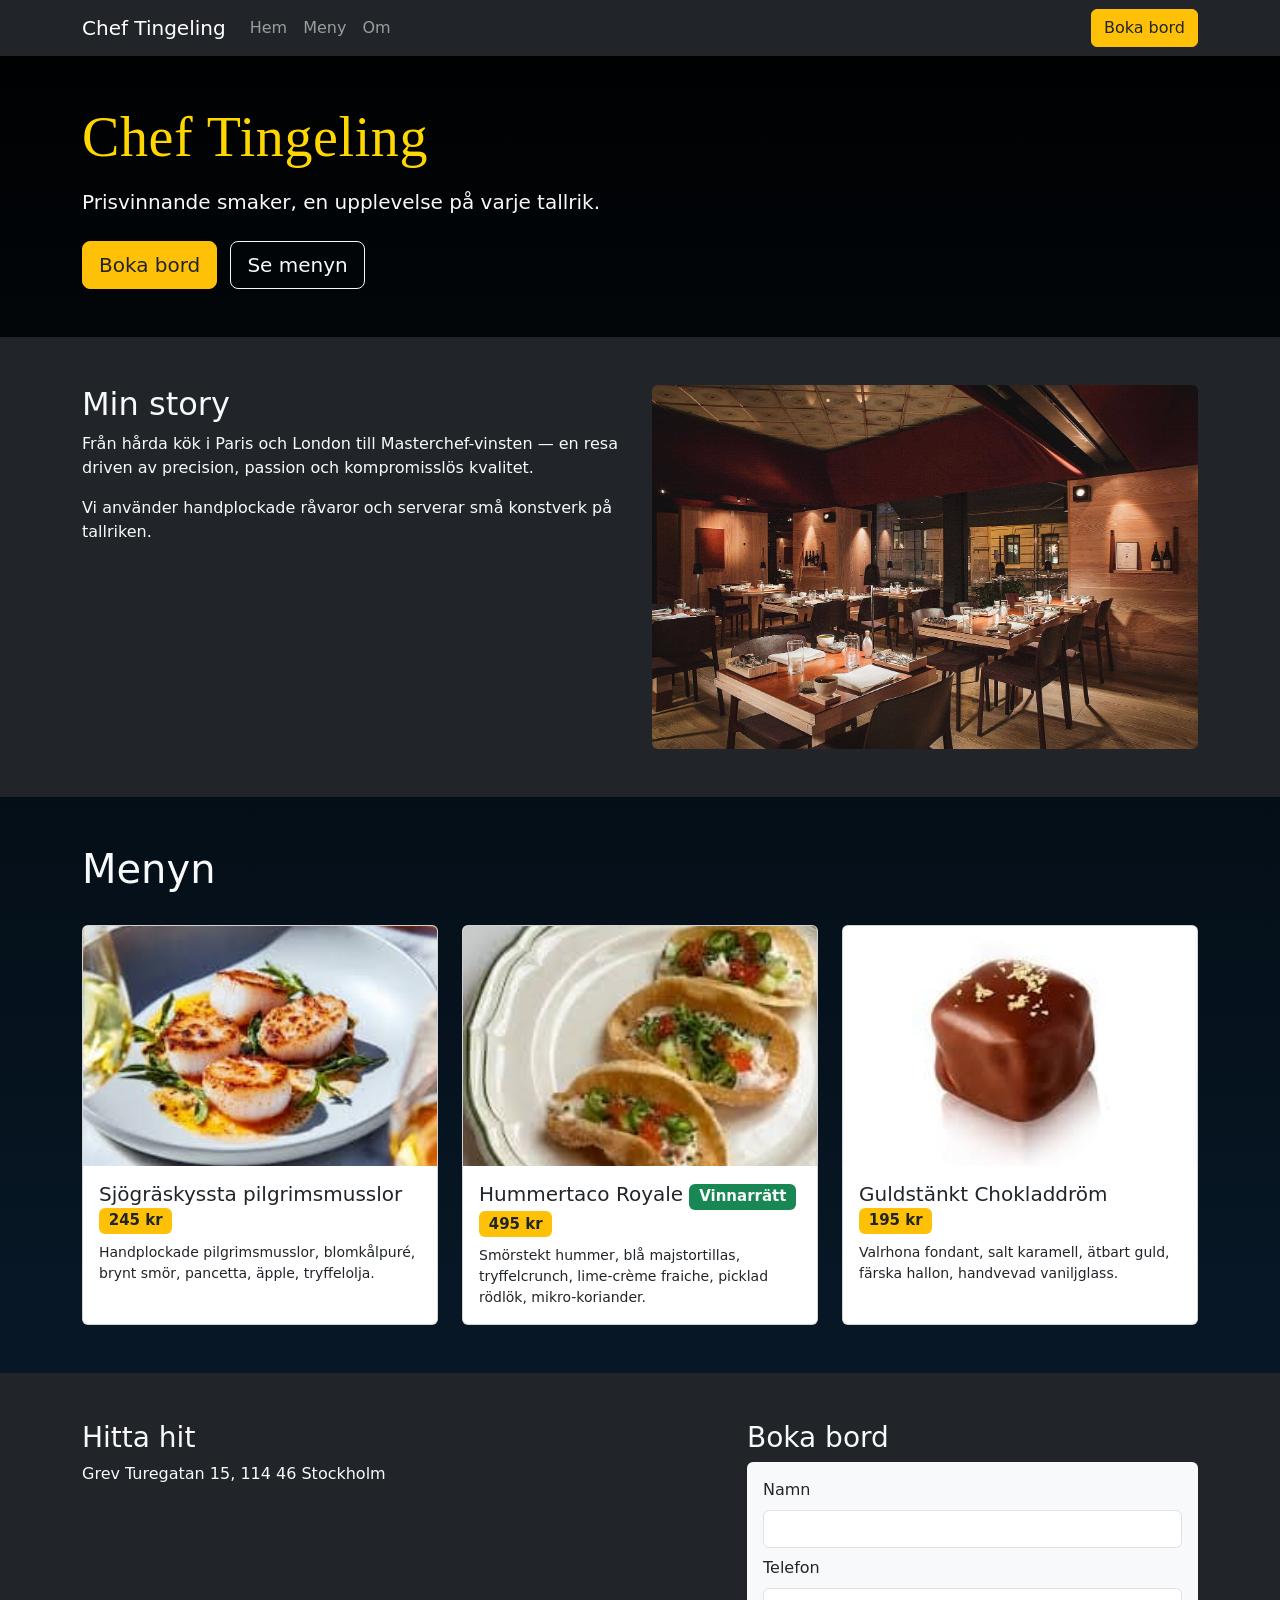
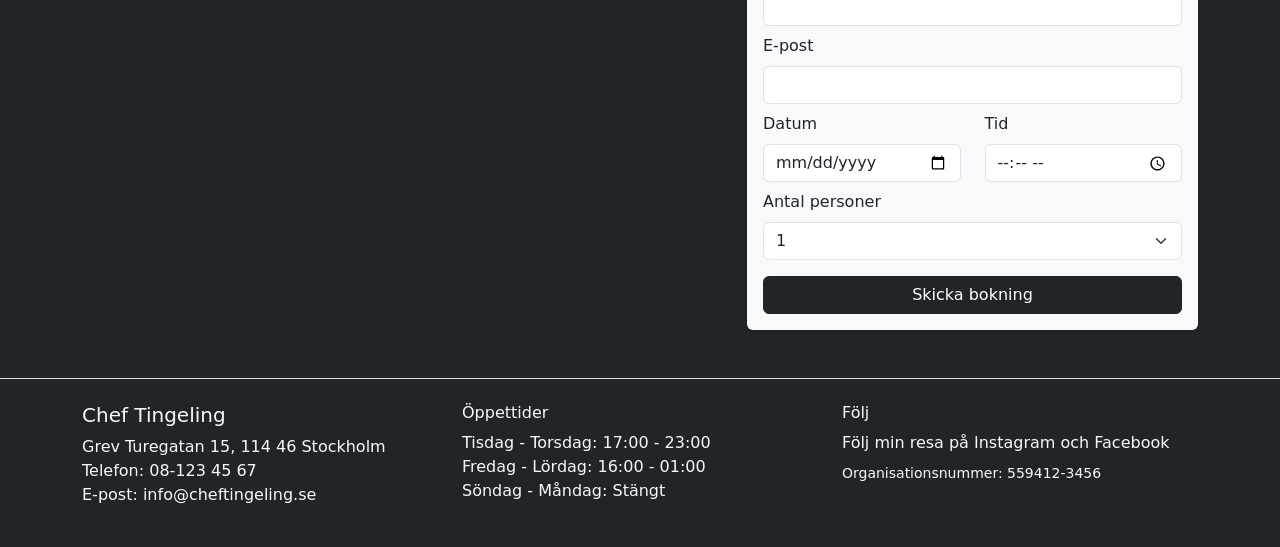
<file: index.html>
<!DOCTYPE html>
<html lang="sv">
<head>
  <meta charset="UTF-8" />
  <meta http-equiv="X-UA-Compatible" content="IE=edge" />
  <meta name="viewport" content="width=device-width, initial-scale=1.0" />
  <title>Chef Tingeling</title>

  <link rel="stylesheet" href="Style.css">
  <link href="https://cdn.jsdelivr.net/npm/bootstrap@5.3.0/dist/css/bootstrap.min.css" rel="stylesheet">
</head>

<body>
  <header></header>

  <main>
    <section class="py-5 d-flex align-items-center text-light" id="frontPage">
      <div class="container">
        <div class="row align-items-center">
          <div class="col-md-7">
            <h1 class="logo display-4 mb-3">Chef Tingeling</h1>
            <p class="lead mb-4">Prisvinnande smaker, en upplevelse på varje tallrik.</p>
            <a href="#booking" class="btn btn-warning btn-lg me-2 text-dark">Boka bord</a>
            <a href="Menu.html" class="btn btn-outline-light btn-lg">Se menyn</a>
          </div>
        </div>
      </div>
    </section>

    <section class="story py-5 bg-dark text-light" id="story">
      <div class="container">
        <div class="row g-4">
          <div class="col-lg-6">
            <h2>Min story</h2>
            <p>Från hårda kök i Paris och London till Masterchef-vinsten — en resa driven av precision, passion och kompromisslös kvalitet.</p>
            <p class="mb-0">Vi använder handplockade råvaror och serverar små konstverk på tallriken.</p>
          </div>
          <div class="col-lg-6">
            <img src="image/Kök.jpeg" alt="Chef Tingeling i köket" class="img-fluid rounded" />
          </div>
        </div>
      </div>
    </section>

    <section class="menu-preview py-5" id="menu">
      <div class="container">
        <div class="d-flex justify-content-between align-items-center mb-4 text-light">          
          <h1><a href="Menu.html" style="text-decoration: none; color: inherit;">Menyn</a></h1>
        </div>

        <div class="row g-4">
          <div class="col-md-4">
            <div class="card menu-card h-100 text-dark">
              <img src="image/Sjögräskyssta pilgrimsmusslor.jpeg" class="card-img-top card-image" alt="Sjögräskyssta pilgrimsmusslor">
              <div class="card-body">
                <h5 class="card-title">Sjögräskyssta pilgrimsmusslor <span class="badge bg-warning text-dark">245 kr</span></h5>
                <p class="card-text small">Handplockade pilgrimsmusslor, blomkålpuré, brynt smör, pancetta, äpple, tryffelolja.</p>
              </div>
            </div>
          </div>

          <div class="col-md-4">
            <div class="card menu-card h-100 text-dark">
              <img src="image/Hummertaco Royale.jpeg" class="card-img-top card-image" alt="Hummertaco">
              <div class="card-body">
                <h5 class="card-title">Hummertaco Royale <span class="badge bg-success text-light">Vinnarrätt</span> <span class="badge bg-warning text-dark">495 kr</span></h5>
                <p class="card-text small">Smörstekt hummer, blå majstortillas, tryffelcrunch, lime-crème fraiche, picklad rödlök, mikro-koriander.</p>
              </div>
            </div>
          </div>

          <div class="col-md-4">
            <div class="card menu-card h-100 text-dark">
              <img src="image/Guldstänkt Chokladdröm.jpeg" class="card-img-top card-image" alt="Chokladdröm">
              <div class="card-body">
                <h5 class="card-title">Guldstänkt Chokladdröm <span class="badge bg-warning text-dark">195 kr</span></h5>
                <p class="card-text small">Valrhona fondant, salt karamell, ätbart guld, färska hallon, handvevad vaniljglass.</p>
              </div>
            </div>
          </div>
        </div>
      </div>
    </section>

    <section class="booking-map py-5 bg-dark text-light" id="booking">
      <div class="container">
        <div class="row g-4">
          <div class="col-md-7">
            <h3>Hitta hit</h3>
            <p>Grev Turegatan 15, 114 46 Stockholm</p>
            <div class="map-wrap mb-3">
              <div style="width: 100%">
                <iframe width="100%" height="400" frameborder="0" scrolling="no" marginheight="0" marginwidth="0" style="border:0" allowfullscreen="" src="https://www.google.com/maps/embed/v1/place?key=AIzaSyBVizdQeh3udy11xDc5Ao2YStR2gLc-rfc&amp;q=Grev%20Turegatan%2015&amp;maptype=roadmap&amp;zoom=14"></iframe>
              </div>
            </div>
          </div>
          <div class="col-md-5 text-light">
            <h3 id="booking-heading">Boka bord</h3>
            <form id="bookingForm" class="booking-form bg-light p-3 rounded shadow-sm" aria-labelledby="booking-heading">
              <div class="mb-2">
                <label for="b-name" class="form-label text-dark">Namn</label>
                <input type="text" class="form-control" id="b-name">
              </div>
              <div class="mb-2">
                <label for="b-phone" class="form-label text-dark">Telefon</label>
                <input type="text" class="form-control" id="b-phone">
              </div>
              <div class="mb-2">
                <label for="b-email" class="form-label text-dark">E-post</label>
                <input type="text" class="form-control" id="b-email">
              </div>
              <div class="row">
                <div class="col-6 mb-2">
                  <label for="b-date" class="form-label text-dark">Datum</label>
                  <input type="date" class="form-control" id="b-date">
                </div>
                <div class="col-6 mb-2">
                  <label for="b-time" class="form-label text-dark">Tid</label>
                  <input type="time" class="form-control" id="b-time">
                </div>
              </div>
              <div class="mb-3">
                <label for="b-guests" class="form-label text-dark">Antal personer</label>
                <select class="form-select" id="b-guests">
                  <option>1</option>
                  <option>2</option>
                  <option>3</option>
                  <option>4</option>
                  <option>5</option>
                  <option>6+</option>
                </select>
              </div>
              <div class="d-grid">
                <button class="btn btn-dark" type="submit" aria-label="Skicka bokning">Skicka bokning</button>
              </div>
            </form>
          </div>
        </div>
      </div>
    </section>
  </main>

  <footer></footer>

  <script src="script.js"></script>
  <script src="https://cdn.jsdelivr.net/npm/bootstrap@5.3.0/dist/js/bootstrap.bundle.min.js"></script>
</body>
</html>
</file>
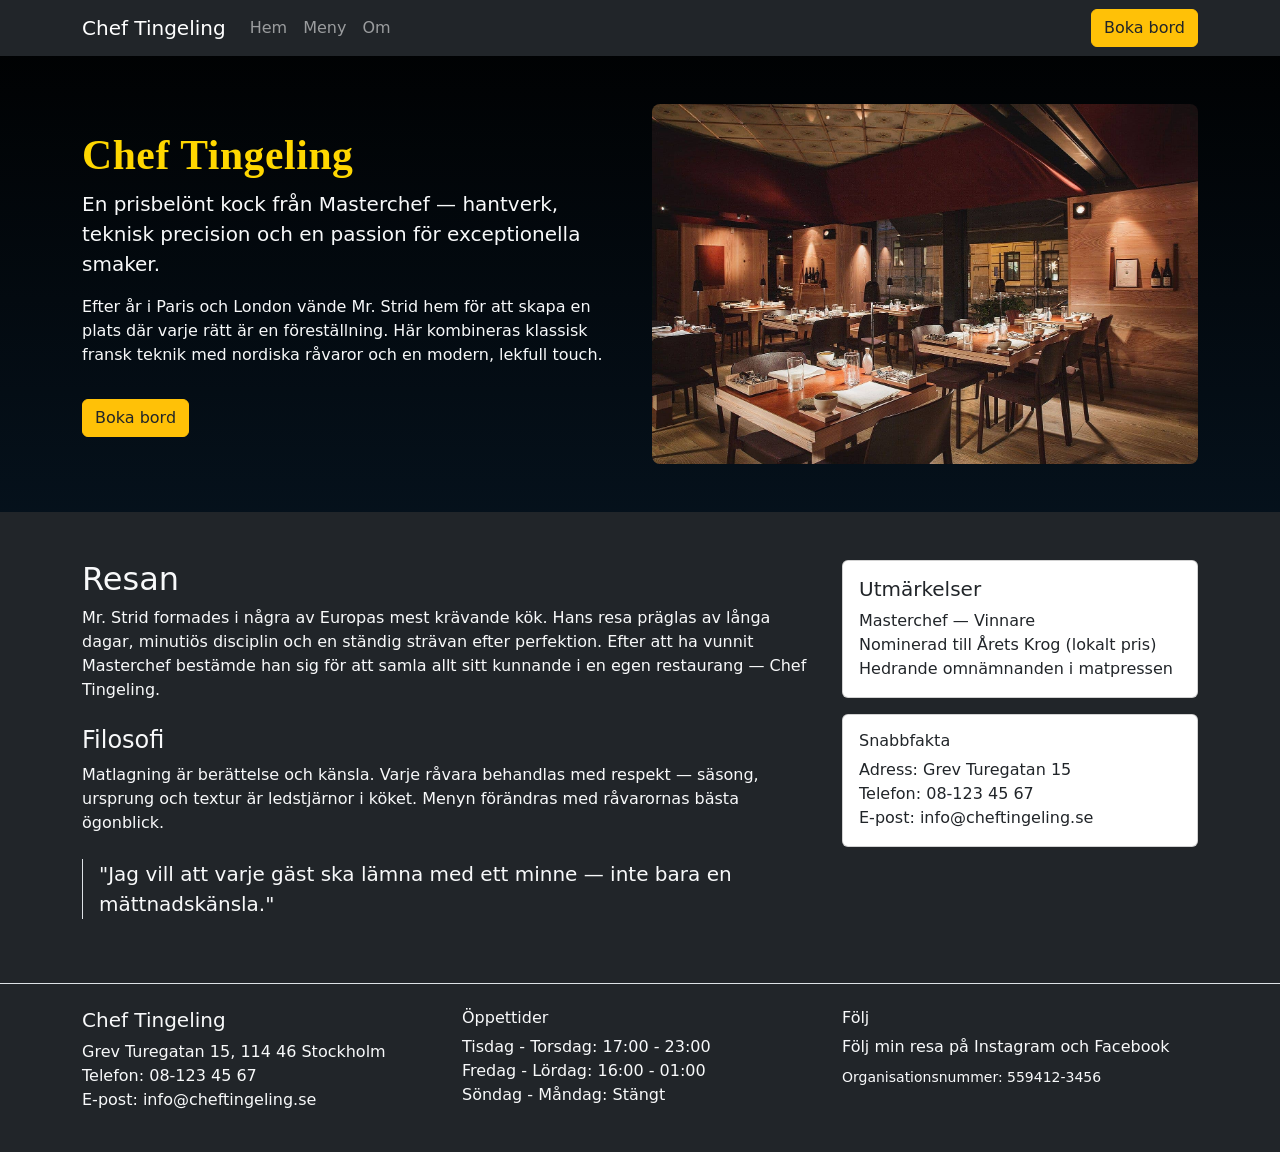
<file: About.html>
<!DOCTYPE html>
<html lang="sv">
<head>
  <meta charset="utf-8">
  <meta name="viewport" content="width=device-width, initial-scale=1">
  <title>Chef Tingeling</title>
  <link rel="stylesheet" href="Style.css">
  <link href="https://cdn.jsdelivr.net/npm/bootstrap@5.3.0/dist/css/bootstrap.min.css" rel="stylesheet">
</head>
<body>
  <header></header>

  <main>
    <section class="hero about-hero d-flex align-items-center text-light py-5">
      <div class="container">
        <div class="row align-items-center">
          <div class="col-md-6 order-2 order-md-1">
            <h1 class="logo">Chef Tingeling</h1>
            <p class="lead">En prisbelönt kock från Masterchef — hantverk, teknisk precision och en passion för exceptionella smaker.</p>
            <p>Efter år i Paris och London vände Mr. Strid hem för att skapa en plats där varje rätt är en föreställning. Här kombineras klassisk fransk teknik med nordiska råvaror och en modern, lekfull touch.</p>
            <a href="Index.html#booking" class="btn btn-warning mt-3 text-dark">Boka bord</a>
          </div>
          <div class="col-md-6 mb-4 mb-md-0 order-1 order-md-2">
            <img src="image/Kök.jpeg" alt="kök" class="about-portrait img-fluid" style="height:360px; border-radius:8px; object-fit:cover;">
          </div>
        </div>
      </div>
    </section>

    <section class="about-content py-5 bg-dark text-light">
      <div class="container">
        <div class="row g-4">
          <div class="col-lg-8">
            <h2>Resan</h2>
            <p>Mr. Strid formades i några av Europas mest krävande kök. Hans resa präglas av långa dagar, minutiös disciplin och en ständig strävan efter perfektion. Efter att ha vunnit Masterchef bestämde han sig för att samla allt sitt kunnande i en egen restaurang — Chef Tingeling.</p>

            <h4 class="mt-4">Filosofi</h4>
            <p>Matlagning är berättelse och känsla. Varje råvara behandlas med respekt — säsong, ursprung och textur är ledstjärnor i köket. Menyn förändras med råvarornas bästa ögonblick.</p>

            <blockquote class="blockquote border-start ps-3 mt-4">
              <p class="mb-0">"Jag vill att varje gäst ska lämna med ett minne — inte bara en mättnadskänsla."</p>
            </blockquote>
          </div>

          <div class="col-lg-4">
            <div class="card p-3 mb-3">
              <h5>Utmärkelser</h5>
              <ul class="list-unstyled mb-0">
                <li>Masterchef — Vinnare</li>
                <li>Nominerad till Årets Krog (lokalt pris)</li>
                <li>Hedrande omnämnanden i matpressen</li>
              </ul>
            </div>

            <div class="card p-3">
              <h6>Snabbfakta</h6>
              <p class="mb-0">Adress: Grev Turegatan 15</p>
              <p class="mb-0">Telefon: 08-123 45 67</p>
              <p class="mb-0">E-post: info@cheftingeling.se</p>
            </div>
          </div>
        </div>
      </div>
    </section>

  
  </main> 

  <footer></footer>

  <script src="script.js"></script>
  <script src="https://cdn.jsdelivr.net/npm/bootstrap@5.3.0/dist/js/bootstrap.bundle.min.js"></script>
</body>
</html>
</file>
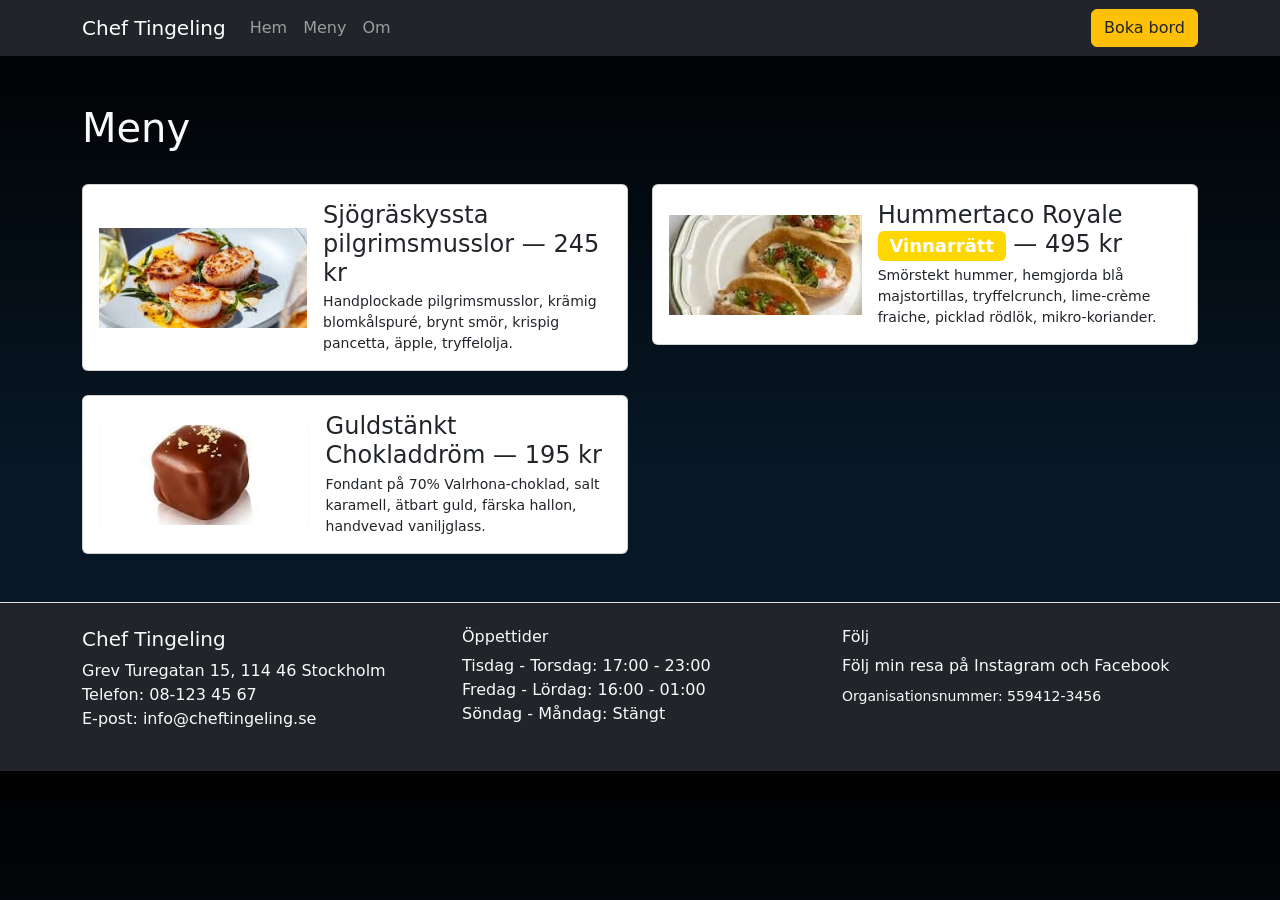
<file: Menu.html>
<!DOCTYPE html>
<html lang="sv">
<head>
  <meta charset="utf-8">
  <meta name="viewport" content="width=device-width, initial-scale=1">
  <title>Chef Tingeling</title>
  <link rel="stylesheet" href="Style.css">
  <link href="https://cdn.jsdelivr.net/npm/bootstrap@5.3.0/dist/css/bootstrap.min.css" rel="stylesheet">
</head>
<body>
  <header></header>

  <div class="container my-5">
    <div class="d-flex justify-content-between align-items-center mb-4 text-light">
      <h1>Meny</h1>
    </div>

    <div class="row g-4 menu-card">
      <div class="col-md-6">
        <article class="card p-3">
          <div class="d-flex align-items-center">
              <img src="image/Sjögräskyssta pilgrimsmusslor.jpeg" alt="Pilgrimsmusslor" class="card-image-2 me-3">
              <div>
                <h4 class="mb-1">Sjögräskyssta pilgrimsmusslor — 245 kr</h4>
                <p class="mb-0 small">Handplockade pilgrimsmusslor, krämig blomkålspuré, brynt smör, krispig pancetta, äpple, tryffelolja.</p>
              </div>
            </div>
        </article>
      </div>

      <div class="col-md-6">
        <article class="card p-3">
          <div class="d-flex align-items-center">
            <img src="image/Hummertaco Royale.jpeg" alt="Hummertaco" class="me-3 card-image-2">
            <div>
              <h4 class="mb-1">Hummertaco Royale <span class="badge winner">Vinnarrätt</span> — 495 kr</h4>
              <p class="mb-0 small">Smörstekt hummer, hemgjorda blå majstortillas, tryffelcrunch, lime-crème fraiche, picklad rödlök, mikro-koriander.</p>
            </div>
          </div>
        </article>
      </div>

      <div class="col-md-6">
        <article class="card p-3">
          <div class="d-flex align-items-center">
            <img src="image/Guldstänkt Chokladdröm.jpeg" alt="Chokladdröm" class="me-3 card-image-2">
            <div>
              <h4 class="mb-1">Guldstänkt Chokladdröm — 195 kr</h4>
              <p class="mb-0 small">Fondant på 70% Valrhona-choklad, salt karamell, ätbart guld, färska hallon, handvevad vaniljglass.</p>
            </div>
          </div>
        </article>
      </div>
    </div>
  </div>

  <footer></footer>

  <script src="script.js"></script>
  <script src="https://cdn.jsdelivr.net/npm/bootstrap@5.3.0/dist/js/bootstrap.bundle.min.js"></script>
</body>
</html>
</file>
<file: Style.css>
*{box-sizing:border-box}

body{
	margin:0;
	font-family: 'Montserrat';
	background: linear-gradient(180deg,black,#071725 60%);
	color: white;
}

.logo{
	font-family: 'Playfair Display', serif;
	font-weight:700;
	color:gold;
	font-size:2.6rem;
	letter-spacing:0.6px;
}

.card{
	border: none;
	border-radius: 10px;
}

.menu-card .card-image{
	height: 240px;
	width:100%;
	object-fit:cover;
}

.menu-card .card-image-2{
	height: 100px;
	width:100%;
	object-fit:cover;
}

.dish-thumb{
	width:72px;
	height:72px;
	object-fit:cover;
	border-radius:8px;
	display:block;
}

.about-portrait{ width:100%; height:360px; object-fit:cover; border-radius:8px; display:block; }

.winner{ background: gold; padding:.25rem .5rem; border-radius:6px; }

.booking-form{ max-width:100%; }
</file>
